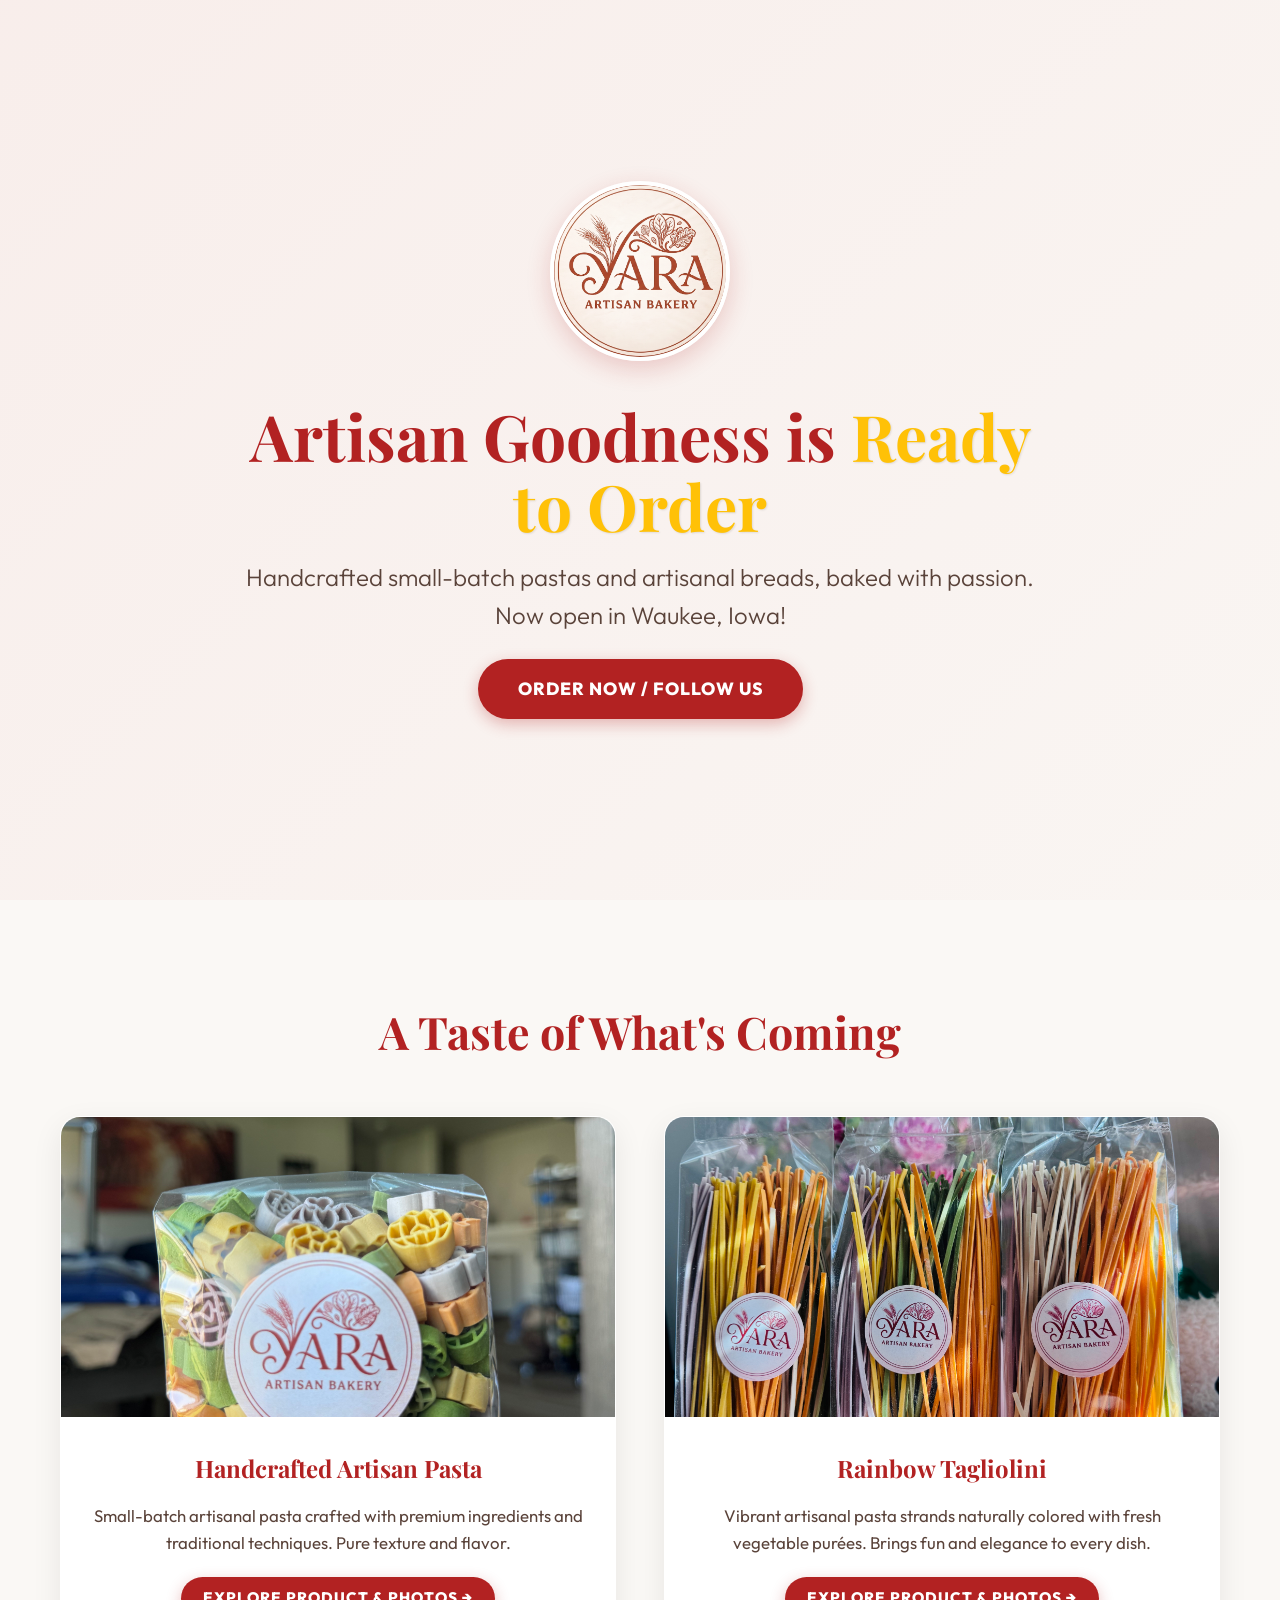
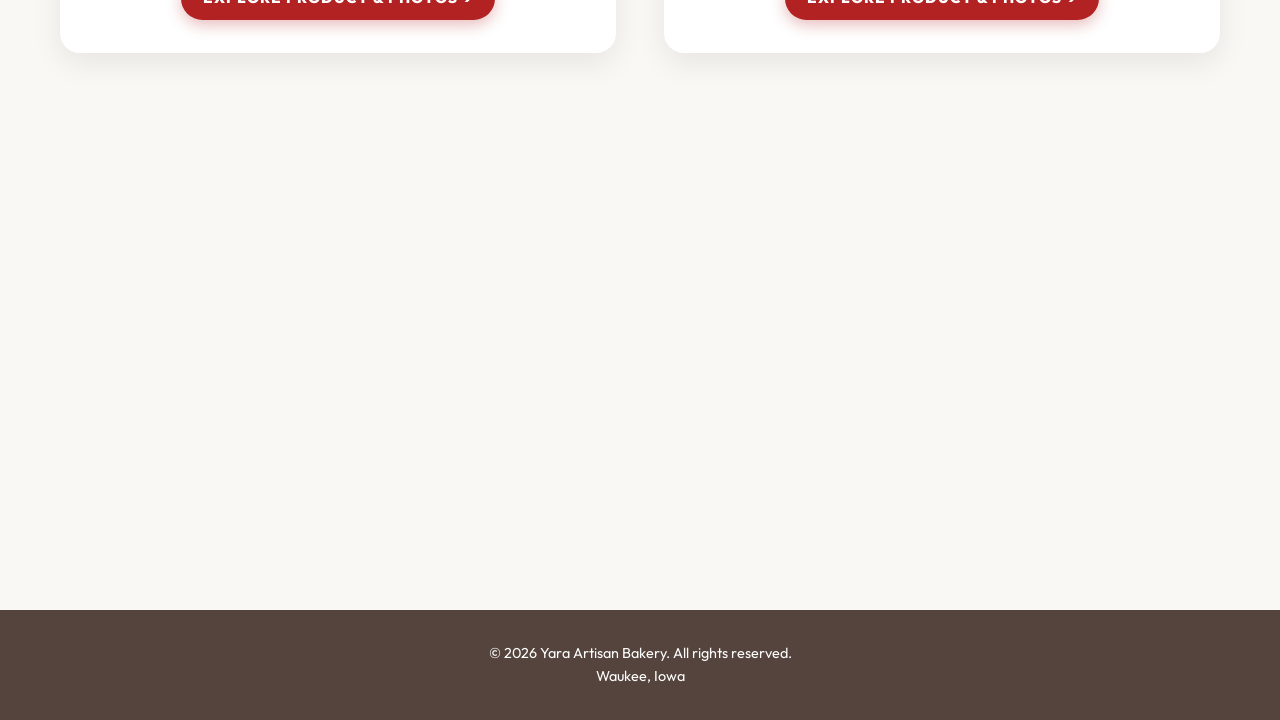
<file: index.html>
<!DOCTYPE html>
<html lang="en">
<head>
    <meta charset="UTF-8">
    <meta name="viewport" content="width=device-width, initial-scale=1.0">
    <title>Yara Artisan Bakery - Coming Soon</title>
    <!-- Google Fonts -->
    <link rel="preconnect" href="https://fonts.googleapis.com">
    <link rel="preconnect" href="https://fonts.gstatic.com" crossorigin>
    <link href="https://fonts.googleapis.com/css2?family=Outfit:wght@300;400;600;800&family=Playfair+Display:ital,wght@0,400;0,600;0,700;1,400&display=swap" rel="stylesheet">
    <link rel="stylesheet" href="style.css">
</head>
<body>
    <!-- Hero Section -->
    <section class="hero" id="hero">
        <div class="hero-bg-overlay"></div>
        <div class="hero-content fade-in-up">
            <div class="logo-container">
                <img src="images/logo.jpeg" alt="Yara Artisan Bakery Logo" class="logo">
            </div>
            <h1 class="hero-title">Artisan Goodness is <span class="highlight">Ready to Order</span></h1>
            <p class="hero-subtitle">Handcrafted small-batch pastas and artisanal breads, baked with passion. Now open in Waukee, Iowa!</p>
            <a href="#follow-us" class="wish-button" style="margin-top: 1.5rem; display: inline-block;">Order Now / Follow Us</a>
        </div>
    </section>


    <!-- Product Showcase -->
    <section class="showcase-section fade-in-up scroll-element" id="products">
        <div class="container">
            <h2 class="section-title">A Taste of What's Coming</h2>
            <div class="product-grid">
                <!-- Product 1: Pasta -->
                <div class="product-card" onclick="window.location.href='product-pasta.html'">
                    <div class="card-img-wrapper">
                        <img src="images/products/Pasta/Pasta1.jpg" alt="Handcrafted Artisan Pasta" class="product-img">
                    </div>
                    <div class="card-content">
                        <h3 class="product-title">Handcrafted Artisan Pasta</h3>
                        <p class="product-desc">Small-batch artisanal pasta crafted with premium ingredients and traditional techniques. Pure texture and flavor.</p>
                        <div style="margin-top: 1.25rem;">
                            <a href="product-pasta.html" class="wish-button" style="display: inline-block; padding: 0.6rem 1.4rem; font-size: 0.95rem;">Explore Product & Photos &rarr;</a>
                        </div>
                    </div>
                </div>
                <!-- Product 2: Tagliolini -->
                <div class="product-card" onclick="window.location.href='product-tagliolini.html'">
                    <div class="card-img-wrapper">
                        <img src="images/products/Tagliolini/RainbowTaglioli.jpg" alt="Rainbow Tagliolini" class="product-img">
                    </div>
                    <div class="card-content">
                        <h3 class="product-title">Rainbow Tagliolini</h3>
                        <p class="product-desc">Vibrant artisanal pasta strands naturally colored with fresh vegetable purées. Brings fun and elegance to every dish.</p>
                        <div style="margin-top: 1.25rem;">
                            <a href="product-tagliolini.html" class="wish-button" style="display: inline-block; padding: 0.6rem 1.4rem; font-size: 0.95rem;">Explore Product & Photos &rarr;</a>
                        </div>
                    </div>
                </div>
            </div>
        </div>
    </section>



    <!-- Follow Us Section -->
    <section class="follow-section fade-in-up scroll-element" id="follow-us">
        <div class="container">
            <h2 class="section-title">Follow Us</h2>
            <div class="qr-grid" style="display: flex; gap: 2rem; justify-content: center; flex-wrap: wrap; margin-top: 2rem;">
                <div class="qr-card" style="text-align: center;">
                    <img src="images/qr-code-facebook-page.png" alt="Facebook Page" style="max-width: 200px; border-radius: 8px;">
                    <p style="margin-top: 1rem; font-weight: 600;">Facebook</p>
                </div>
                <div class="qr-card" style="text-align: center;">
                    <img src="images/qr-code-youtube.png" alt="YouTube" style="max-width: 200px; border-radius: 8px;">
                    <p style="margin-top: 1rem; font-weight: 600;">YouTube</p>
                </div>
                <div class="qr-card" style="text-align: center;">
                    <img src="images/qr-code-cooking-instruction.png" alt="Cooking Instructions" style="max-width: 200px; border-radius: 8px;">
                    <p style="margin-top: 1rem; font-weight: 600;">Cooking Instructions</p>
                </div>
            </div>
            
            <div class="nav-links" style="margin-top: 4rem; text-align: center; display: flex; gap: 1.5rem; justify-content: center; flex-wrap: wrap;">
                <a href="product-pasta.html" style="color: #d4a373; text-decoration: none; font-weight: 600; border: 1px solid #d4a373; padding: 0.5rem 1rem; border-radius: 4px;">Artisan Pasta</a>
                <a href="product-tagliolini.html" style="color: #d4a373; text-decoration: none; font-weight: 600; border: 1px solid #d4a373; padding: 0.5rem 1rem; border-radius: 4px;">Rainbow Tagliolini</a>
                <a href="license.html" style="color: #d4a373; text-decoration: none; font-weight: 600; border: 1px solid #d4a373; padding: 0.5rem 1rem; border-radius: 4px;">View License</a>
                <a href="processing-video.html" style="color: #d4a373; text-decoration: none; font-weight: 600; border: 1px solid #d4a373; padding: 0.5rem 1rem; border-radius: 4px;">Processing Video</a>
                <a href="cooking-instruction.html" style="color: #d4a373; text-decoration: none; font-weight: 600; border: 1px solid #d4a373; padding: 0.5rem 1rem; border-radius: 4px;">Cooking Instructions</a>
            </div>
        </div>
    </section>

    <!-- Footer -->
    <footer class="footer">
        <div class="container">
            <p>&copy; <span id="year"></span> Yara Artisan Bakery. All rights reserved.</p>
            <p>Waukee, Iowa</p>
        </div>
    </footer>

    <script src="script.js"></script>
</body>
</html>
</file>
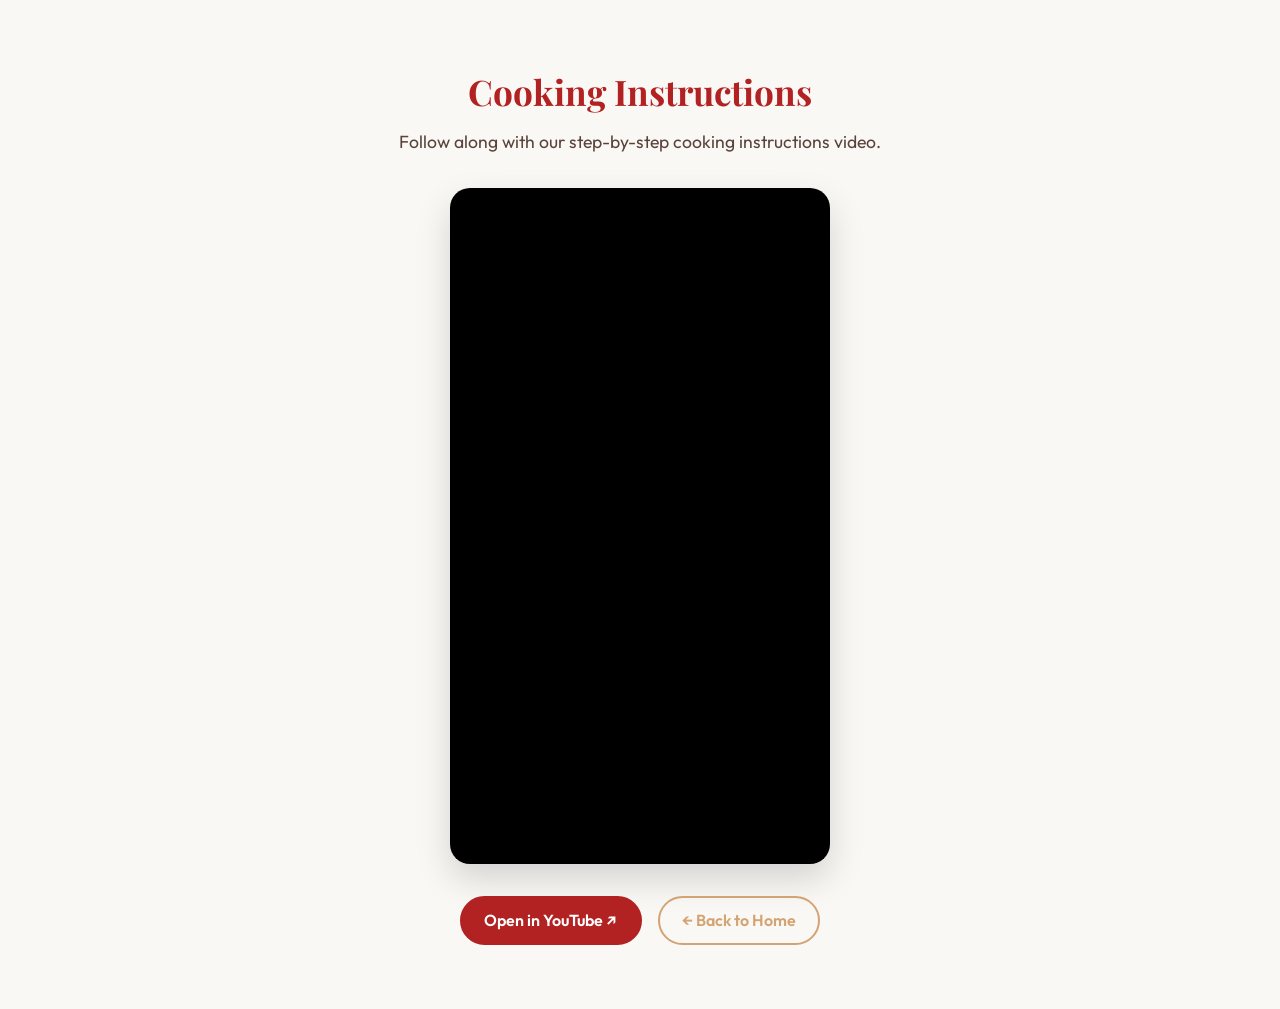
<file: cooking-instruction.html>
<!DOCTYPE html>
<html lang="en">
<head>
    <meta charset="UTF-8">
    <meta name="viewport" content="width=device-width, initial-scale=1.0">
    <title>Yara Artisan Bakery - Cooking Instructions</title>
    <link href="https://fonts.googleapis.com/css2?family=Outfit:wght@300;400;600;800&family=Playfair+Display:ital,wght@0,400;0,600;0,700;1,400&display=swap" rel="stylesheet">
    <link rel="stylesheet" href="style.css">
    <style>
        .page-content {
            text-align: center;
            padding: 4rem 1.5rem;
            max-width: 800px;
            margin: 0 auto;
        }
        .page-content h1 {
            font-size: 2.2rem;
            margin-bottom: 0.5rem;
        }
        .page-content p {
            color: var(--color-text-light);
            margin-bottom: 2rem;
            font-size: 1.1rem;
        }
        .video-container {
            max-width: 380px;
            width: 100%;
            aspect-ratio: 9 / 16;
            margin: 0 auto 2rem;
            border-radius: 20px;
            overflow: hidden;
            box-shadow: 0 15px 35px rgba(0,0,0,0.15);
            background: #000;
        }
        .video-container iframe {
            width: 100%;
            height: 100%;
            border: none;
            display: block;
        }
        .button-group {
            display: flex;
            gap: 1rem;
            justify-content: center;
            flex-wrap: wrap;
            margin-top: 1.5rem;
        }
        .nav-btn {
            display: inline-block;
            text-decoration: none;
            color: #d4a373;
            font-weight: 600;
            border: 2px solid #d4a373;
            padding: 0.6rem 1.4rem;
            border-radius: 30px;
            transition: all 0.3s;
        }
        .nav-btn:hover {
            background: #d4a373;
            color: #fff;
        }
        .nav-btn.primary {
            background: var(--color-red-dark);
            border-color: var(--color-red-dark);
            color: #fff;
        }
        .nav-btn.primary:hover {
            background: var(--color-red);
            border-color: var(--color-red);
        }
    </style>
</head>
<body>
    <div class="page-content">
        <h1>Cooking Instructions</h1>
        <p>Follow along with our step-by-step cooking instructions video.</p>
        
        <div class="video-container">
            <iframe 
                src="https://www.youtube.com/embed/GZvg3yGUG6c" 
                title="Yara Artisan Bakery - Cooking Instructions" 
                allow="accelerometer; autoplay; clipboard-write; encrypted-media; gyroscope; picture-in-picture; web-share" 
                allowfullscreen>
            </iframe>
        </div>

        <div class="button-group">
            <a href="https://youtube.com/shorts/GZvg3yGUG6c" target="_blank" rel="noopener noreferrer" class="nav-btn primary">Open in YouTube &#8599;</a>
            <a href="index.html" class="nav-btn">&larr; Back to Home</a>
        </div>
    </div>
</body>
</html>
</file>
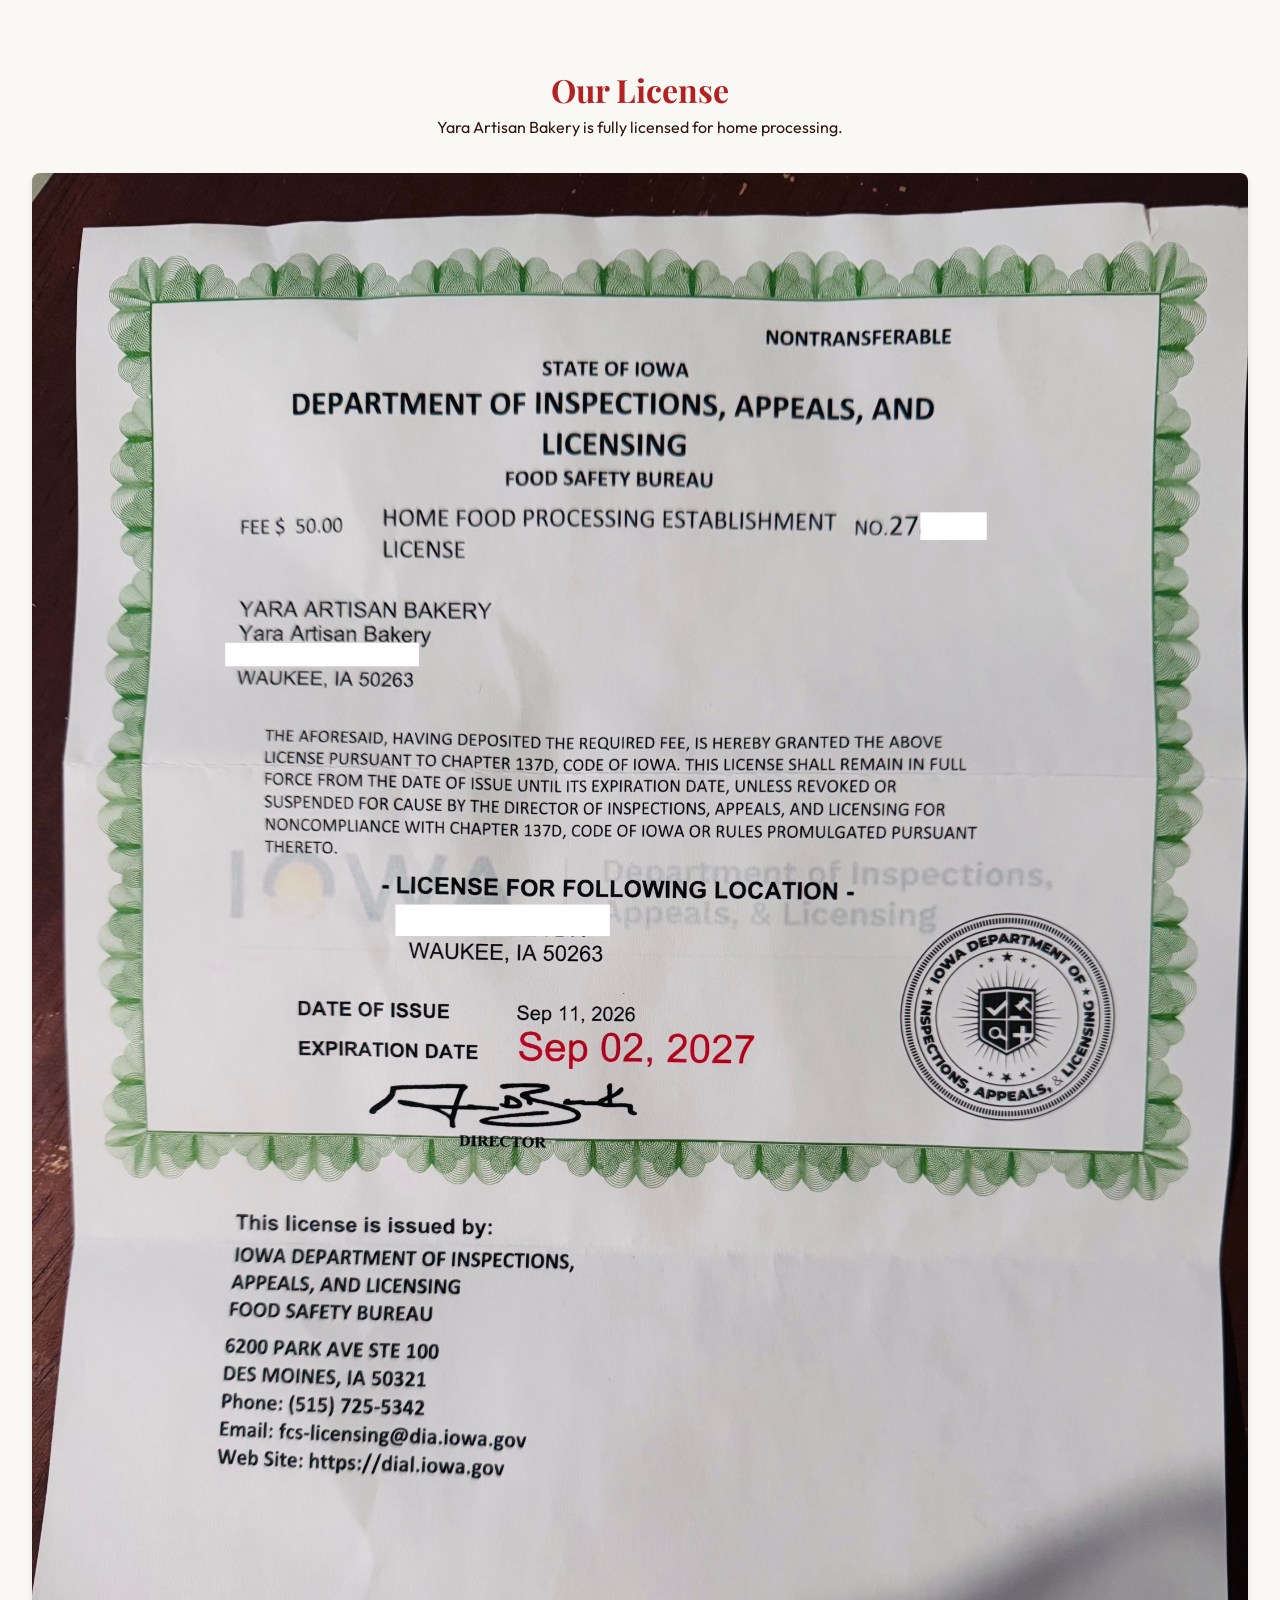
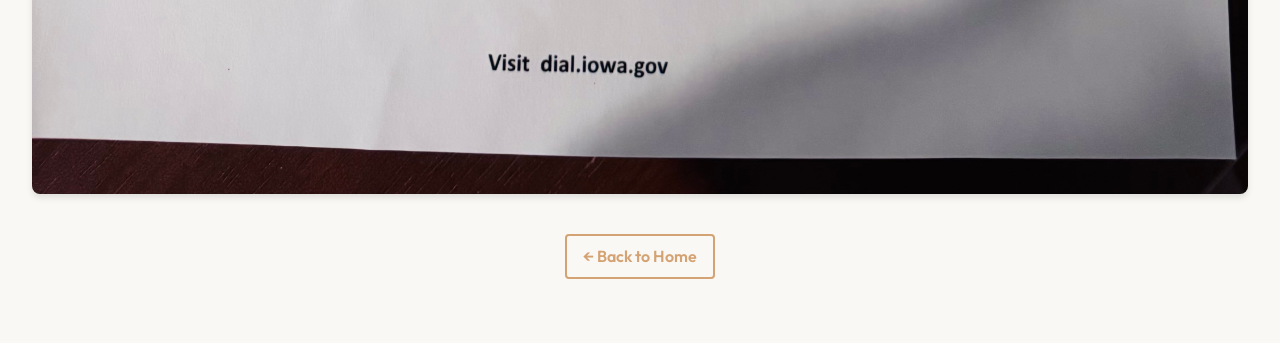
<file: license.html>
<!DOCTYPE html>
<html lang="en">
<head>
    <meta charset="UTF-8">
    <meta name="viewport" content="width=device-width, initial-scale=1.0">
    <title>Yara Artisan Bakery - License</title>
    <link href="https://fonts.googleapis.com/css2?family=Outfit:wght@300;400;600;800&family=Playfair+Display:ital,wght@0,400;0,600;0,700;1,400&display=swap" rel="stylesheet">
    <link rel="stylesheet" href="style.css">
    <style>
        .page-content { text-align: center; padding: 4rem 2rem; }
        .page-content img { max-width: 100%; height: auto; margin-top: 2rem; border-radius: 8px; box-shadow: 0 4px 6px rgba(0,0,0,0.1); }
        .nav-back { display: inline-block; margin-top: 2rem; text-decoration: none; color: #d4a373; font-weight: 600; border: 2px solid #d4a373; padding: 0.5rem 1rem; border-radius: 4px; transition: all 0.3s; }
        .nav-back:hover { background: #d4a373; color: #fff; }
    </style>
</head>
<body>
    <div class="page-content">
        <h1>Our License</h1>
        <p>Yara Artisan Bakery is fully licensed for home processing.</p>
        <img src="images/License/License_home_process.jpg" alt="Home Process License">
        <br>
        <a href="index.html" class="nav-back">&larr; Back to Home</a>
    </div>
</body>
</html>
</file>
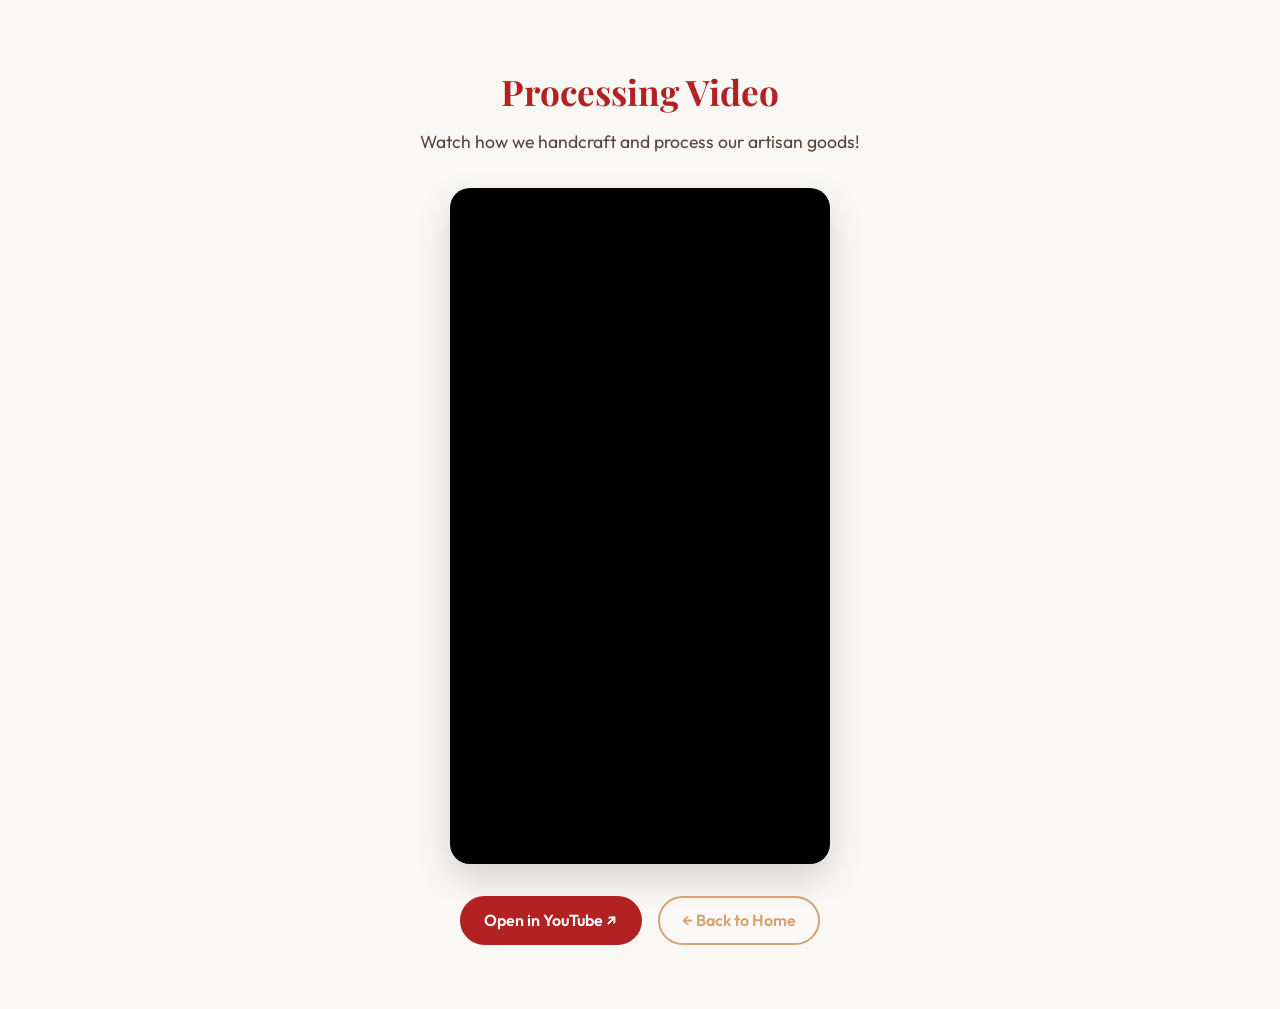
<file: processing-video.html>
<!DOCTYPE html>
<html lang="en">
<head>
    <meta charset="UTF-8">
    <meta name="viewport" content="width=device-width, initial-scale=1.0">
    <title>Yara Artisan Bakery - Processing Video</title>
    <link href="https://fonts.googleapis.com/css2?family=Outfit:wght@300;400;600;800&family=Playfair+Display:ital,wght@0,400;0,600;0,700;1,400&display=swap" rel="stylesheet">
    <link rel="stylesheet" href="style.css">
    <style>
        .page-content {
            text-align: center;
            padding: 4rem 1.5rem;
            max-width: 800px;
            margin: 0 auto;
        }
        .page-content h1 {
            font-size: 2.2rem;
            margin-bottom: 0.5rem;
        }
        .page-content p {
            color: var(--color-text-light);
            margin-bottom: 2rem;
            font-size: 1.1rem;
        }
        .video-container {
            max-width: 380px;
            width: 100%;
            aspect-ratio: 9 / 16;
            margin: 0 auto 2rem;
            border-radius: 20px;
            overflow: hidden;
            box-shadow: 0 15px 35px rgba(0,0,0,0.15);
            background: #000;
        }
        .video-container iframe {
            width: 100%;
            height: 100%;
            border: none;
            display: block;
        }
        .button-group {
            display: flex;
            gap: 1rem;
            justify-content: center;
            flex-wrap: wrap;
            margin-top: 1.5rem;
        }
        .nav-btn {
            display: inline-block;
            text-decoration: none;
            color: #d4a373;
            font-weight: 600;
            border: 2px solid #d4a373;
            padding: 0.6rem 1.4rem;
            border-radius: 30px;
            transition: all 0.3s;
        }
        .nav-btn:hover {
            background: #d4a373;
            color: #fff;
        }
        .nav-btn.primary {
            background: var(--color-red-dark);
            border-color: var(--color-red-dark);
            color: #fff;
        }
        .nav-btn.primary:hover {
            background: var(--color-red);
            border-color: var(--color-red);
        }
    </style>
</head>
<body>
    <div class="page-content">
        <h1>Processing Video</h1>
        <p>Watch how we handcraft and process our artisan goods!</p>
        
        <div class="video-container">
            <iframe 
                src="https://www.youtube.com/embed/A6iQEqGkUHM" 
                title="Yara Artisan Bakery - Processing Video" 
                allow="accelerometer; autoplay; clipboard-write; encrypted-media; gyroscope; picture-in-picture; web-share" 
                allowfullscreen>
            </iframe>
        </div>

        <div class="button-group">
            <a href="https://youtube.com/shorts/A6iQEqGkUHM" target="_blank" rel="noopener noreferrer" class="nav-btn primary">Open in YouTube &#8599;</a>
            <a href="index.html" class="nav-btn">&larr; Back to Home</a>
        </div>
    </div>
</body>
</html>
</file>
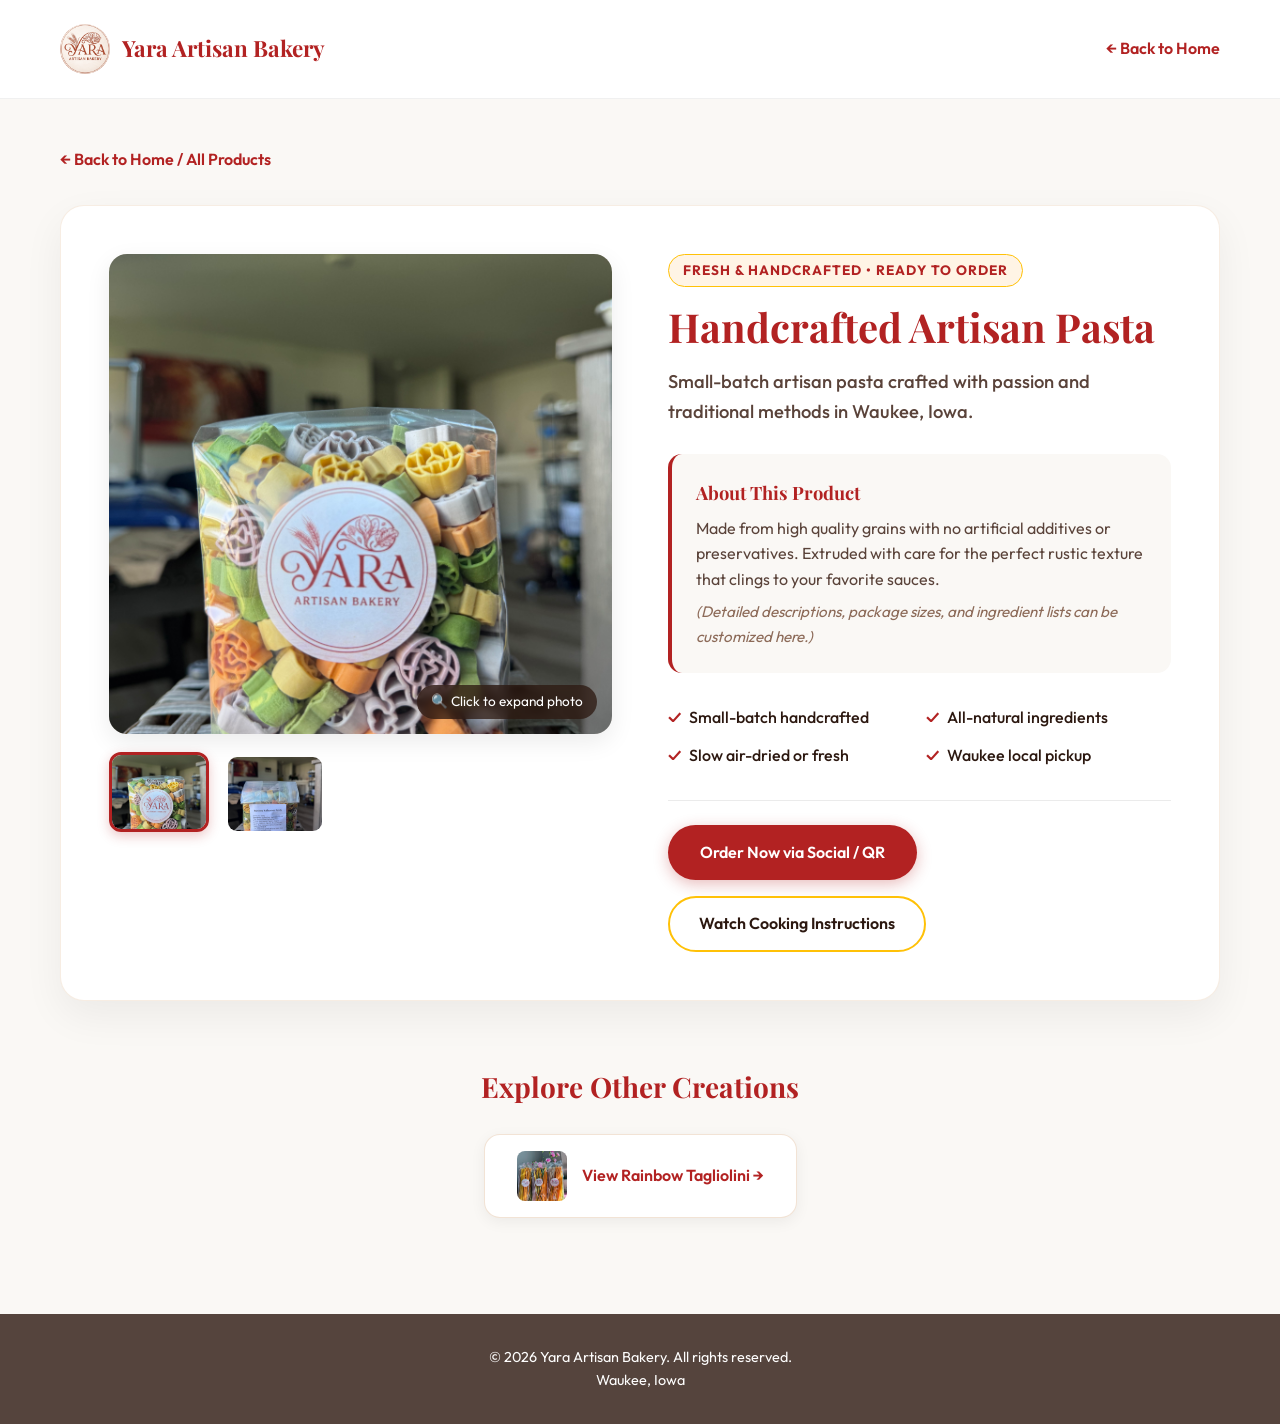
<file: product-pasta.html>
<!DOCTYPE html>
<html lang="en">
<head>
    <meta charset="UTF-8">
    <meta name="viewport" content="width=device-width, initial-scale=1.0">
    <title>Handcrafted Artisan Pasta - Yara Artisan Bakery</title>
    <!-- Google Fonts -->
    <link rel="preconnect" href="https://fonts.googleapis.com">
    <link rel="preconnect" href="https://fonts.gstatic.com" crossorigin>
    <link href="https://fonts.googleapis.com/css2?family=Outfit:wght@300;400;500;600;700;800&family=Playfair+Display:ital,wght@0,400;0,600;0,700;1,400&display=swap" rel="stylesheet">
    <link rel="stylesheet" href="style.css">
    <style>
        .product-page {
            padding: 3rem 0 6rem;
            min-height: 80vh;
        }

        .back-nav {
            margin-bottom: 2rem;
            display: inline-flex;
            align-items: center;
            gap: 0.5rem;
            font-weight: 600;
            color: var(--color-red-dark);
            transition: transform var(--transition-fast);
        }

        .back-nav:hover {
            transform: translateX(-4px);
            color: var(--color-red);
        }

        .product-detail-grid {
            display: grid;
            grid-template-columns: 1fr 1fr;
            gap: 3.5rem;
            align-items: start;
            background: var(--color-white);
            padding: 3rem;
            border-radius: 24px;
            box-shadow: 0 15px 40px rgba(0,0,0,0.06);
            border: 1px solid rgba(212, 163, 115, 0.2);
        }

        /* Gallery Styles */
        .gallery-container {
            display: flex;
            flex-direction: column;
            gap: 1.25rem;
        }

        .main-image-frame {
            position: relative;
            width: 100%;
            height: 480px;
            border-radius: 18px;
            overflow: hidden;
            background: #f4efe9;
            cursor: zoom-in;
            box-shadow: 0 8px 24px rgba(0,0,0,0.08);
        }

        .main-image-frame img {
            width: 100%;
            height: 100%;
            object-fit: cover;
            transition: transform 0.4s ease;
        }

        .main-image-frame:hover img {
            transform: scale(1.04);
        }

        .zoom-hint {
            position: absolute;
            bottom: 15px;
            right: 15px;
            background: rgba(44, 24, 16, 0.75);
            color: #fff;
            padding: 6px 14px;
            border-radius: 20px;
            font-size: 0.85rem;
            display: flex;
            align-items: center;
            gap: 6px;
            pointer-events: none;
            backdrop-filter: blur(4px);
        }

        .thumbnail-strip {
            display: flex;
            gap: 1rem;
        }

        .thumbnail-btn {
            border: 3px solid transparent;
            border-radius: 12px;
            overflow: hidden;
            width: 100px;
            height: 80px;
            cursor: pointer;
            padding: 0;
            background: none;
            transition: all var(--transition-fast);
        }

        .thumbnail-btn img {
            width: 100%;
            height: 100%;
            object-fit: cover;
            display: block;
        }

        .thumbnail-btn.active {
            border-color: var(--color-red-dark);
            box-shadow: 0 4px 12px rgba(178, 34, 34, 0.25);
            transform: translateY(-2px);
        }

        .thumbnail-btn:hover:not(.active) {
            opacity: 0.85;
            border-color: var(--color-gold);
        }

        /* Product Info Styles */
        .product-badge {
            display: inline-block;
            background: #FFF4E5;
            color: var(--color-red-dark);
            border: 1px solid var(--color-gold);
            padding: 5px 14px;
            border-radius: 20px;
            font-size: 0.85rem;
            font-weight: 700;
            text-transform: uppercase;
            letter-spacing: 1px;
            margin-bottom: 1rem;
        }

        .detail-title {
            font-size: 2.5rem;
            line-height: 1.2;
            margin-bottom: 1rem;
        }

        .detail-tagline {
            color: var(--color-text-light);
            font-size: 1.15rem;
            margin-bottom: 1.75rem;
            font-weight: 500;
        }

        .detail-content-box {
            background: var(--color-cream);
            padding: 1.5rem;
            border-radius: 14px;
            margin-bottom: 2rem;
            border-left: 4px solid var(--color-red-dark);
        }

        .detail-content-box h3 {
            font-size: 1.15rem;
            margin-bottom: 0.5rem;
        }

        .detail-content-box p {
            color: var(--color-text-light);
            line-height: 1.6;
            margin-bottom: 0.5rem;
        }

        .detail-content-box p:last-child {
            margin-bottom: 0;
        }

        .feature-list {
            list-style: none;
            display: grid;
            grid-template-columns: 1fr 1fr;
            gap: 0.75rem;
            margin-bottom: 2rem;
        }

        .feature-list li {
            display: flex;
            align-items: center;
            gap: 0.5rem;
            color: var(--color-text);
            font-weight: 500;
        }

        .feature-list li::before {
            content: "✓";
            color: var(--color-red-dark);
            font-weight: bold;
        }

        .action-group {
            display: flex;
            flex-wrap: wrap;
            gap: 1rem;
            align-items: center;
            margin-top: 2rem;
            padding-top: 1.5rem;
            border-top: 1px solid rgba(0,0,0,0.08);
        }

        .btn-primary {
            background: var(--color-red-dark);
            color: #fff;
            padding: 0.9rem 2rem;
            border-radius: 30px;
            font-weight: 600;
            display: inline-block;
            transition: all var(--transition-fast);
            box-shadow: 0 4px 15px rgba(178, 34, 34, 0.3);
        }

        .btn-primary:hover {
            background: var(--color-red);
            transform: translateY(-2px);
            box-shadow: 0 6px 20px rgba(178, 34, 34, 0.4);
            color: #fff;
        }

        .btn-secondary {
            border: 2px solid var(--color-gold);
            color: var(--color-text);
            padding: 0.85rem 1.8rem;
            border-radius: 30px;
            font-weight: 600;
            display: inline-block;
            transition: all var(--transition-fast);
            background: #fff;
        }

        .btn-secondary:hover {
            background: var(--color-gold);
            color: var(--color-text);
        }

        /* Lightbox Modal */
        .lightbox-modal {
            display: none;
            position: fixed;
            top: 0;
            left: 0;
            width: 100vw;
            height: 100vh;
            background: rgba(0,0,0,0.9);
            z-index: 9999;
            justify-content: center;
            align-items: center;
            padding: 2rem;
            cursor: zoom-out;
        }

        .lightbox-modal.active {
            display: flex;
        }

        .lightbox-content {
            max-width: 90vw;
            max-height: 90vh;
            object-fit: contain;
            border-radius: 8px;
            box-shadow: 0 10px 40px rgba(0,0,0,0.5);
            animation: zoomIn 0.25s ease;
        }

        .lightbox-close {
            position: absolute;
            top: 25px;
            right: 35px;
            color: #fff;
            font-size: 2.5rem;
            font-weight: 300;
            cursor: pointer;
            line-height: 1;
        }

        @keyframes zoomIn {
            from { transform: scale(0.9); opacity: 0; }
            to { transform: scale(1); opacity: 1; }
        }

        @media (max-width: 900px) {
            .product-detail-grid {
                grid-template-columns: 1fr;
                padding: 2rem;
                gap: 2rem;
            }
            .main-image-frame {
                height: 360px;
            }
            .feature-list {
                grid-template-columns: 1fr;
            }
        }
    </style>
</head>
<body>
    <header style="padding: 1.5rem 0; background: var(--color-white); border-bottom: 1px solid rgba(0,0,0,0.06);">
        <div class="container" style="display: flex; justify-content: space-between; align-items: center;">
            <a href="index.html" style="display: flex; align-items: center; gap: 12px;">
                <img src="images/logo.jpeg" alt="Yara Artisan Bakery Logo" style="height: 50px; border-radius: 50%;">
                <span style="font-family: var(--font-heading); font-size: 1.4rem; font-weight: 700; color: var(--color-red-dark);">Yara Artisan Bakery</span>
            </a>
            <a href="index.html" class="back-nav" style="margin-bottom: 0;">&larr; Back to Home</a>
        </div>
    </header>

    <main class="product-page">
        <div class="container">
            <a href="index.html" class="back-nav">&larr; Back to Home / All Products</a>

            <div class="product-detail-grid">
                <!-- Gallery Section -->
                <div class="gallery-container">
                    <div class="main-image-frame" id="mainImageFrame" title="Click to view full photo">
                        <img src="images/products/Pasta/Pasta1.jpg" id="currentImage" alt="Handcrafted Artisan Pasta">
                        <div class="zoom-hint">
                            🔍 Click to expand photo
                        </div>
                    </div>

                    <div class="thumbnail-strip">
                        <button class="thumbnail-btn active" onclick="switchImage('images/products/Pasta/Pasta1.jpg', this)">
                            <img src="images/products/Pasta/Pasta1.jpg" alt="Pasta Photo 1">
                        </button>
                        <button class="thumbnail-btn" onclick="switchImage('images/products/Pasta/Pasta2.jpg', this)">
                            <img src="images/products/Pasta/Pasta2.jpg" alt="Pasta Photo 2">
                        </button>
                    </div>
                </div>

                <!-- Product Info Section -->
                <div class="product-info-panel">
                    <span class="product-badge">Fresh & Handcrafted • Ready to Order</span>
                    <h1 class="detail-title">Handcrafted Artisan Pasta</h1>
                    <p class="detail-tagline">Small-batch artisan pasta crafted with passion and traditional methods in Waukee, Iowa.</p>

                    <div class="detail-content-box">
                        <h3>About This Product</h3>
                        <p>Made from high quality grains with no artificial additives or preservatives. Extruded with care for the perfect rustic texture that clings to your favorite sauces.</p>
                        <p style="font-style: italic; color: #8c6a58; margin-top: 0.5rem; font-size: 0.95rem;">(Detailed descriptions, package sizes, and ingredient lists can be customized here.)</p>
                    </div>

                    <ul class="feature-list">
                        <li>Small-batch handcrafted</li>
                        <li>All-natural ingredients</li>
                        <li>Slow air-dried or fresh</li>
                        <li>Waukee local pickup</li>
                    </ul>

                    <div class="action-group">
                        <a href="index.html#follow-us" class="btn-primary">Order Now via Social / QR</a>
                        <a href="cooking-instruction.html" class="btn-secondary">Watch Cooking Instructions</a>
                    </div>
                </div>
            </div>

            <!-- Other Products Recommendation -->
            <div style="margin-top: 4rem; text-align: center;">
                <h3 style="margin-bottom: 1.5rem; font-size: 1.75rem;">Explore Other Creations</h3>
                <a href="product-tagliolini.html" style="display: inline-flex; align-items: center; gap: 15px; background: #fff; padding: 1rem 2rem; border-radius: 16px; box-shadow: 0 4px 15px rgba(0,0,0,0.06); font-weight: 600; color: var(--color-red-dark); border: 1px solid rgba(212,163,115,0.3);">
                    <img src="images/products/Tagliolini/RainbowTaglioli.jpg" alt="Rainbow Tagliolini" style="width: 50px; height: 50px; object-fit: cover; border-radius: 8px;">
                    <span>View Rainbow Tagliolini &rarr;</span>
                </a>
            </div>
        </div>
    </main>

    <!-- Fullscreen Lightbox Modal -->
    <div class="lightbox-modal" id="lightboxModal" onclick="closeLightbox()">
        <span class="lightbox-close">&times;</span>
        <img src="images/products/Pasta/Pasta1.jpg" id="lightboxImg" class="lightbox-content" alt="Expanded Product Photo">
    </div>

    <!-- Footer -->
    <footer class="footer">
        <div class="container">
            <p>&copy; <span id="year"></span> Yara Artisan Bakery. All rights reserved.</p>
            <p>Waukee, Iowa</p>
        </div>
    </footer>

    <script>
        function switchImage(src, btn) {
            document.getElementById('currentImage').src = src;
            document.getElementById('lightboxImg').src = src;
            document.querySelectorAll('.thumbnail-btn').forEach(b => b.classList.remove('active'));
            btn.classList.add('active');
        }

        const mainFrame = document.getElementById('mainImageFrame');
        const modal = document.getElementById('lightboxModal');
        
        mainFrame.addEventListener('click', () => {
            modal.classList.add('active');
        });

        function closeLightbox() {
            modal.classList.remove('active');
        }

        document.addEventListener('keydown', (e) => {
            if (e.key === 'Escape') closeLightbox();
        });

        // Set current year
        const yearEl = document.getElementById('year');
        if (yearEl) yearEl.textContent = new Date().getFullYear();
    </script>
</body>
</html>
</file>
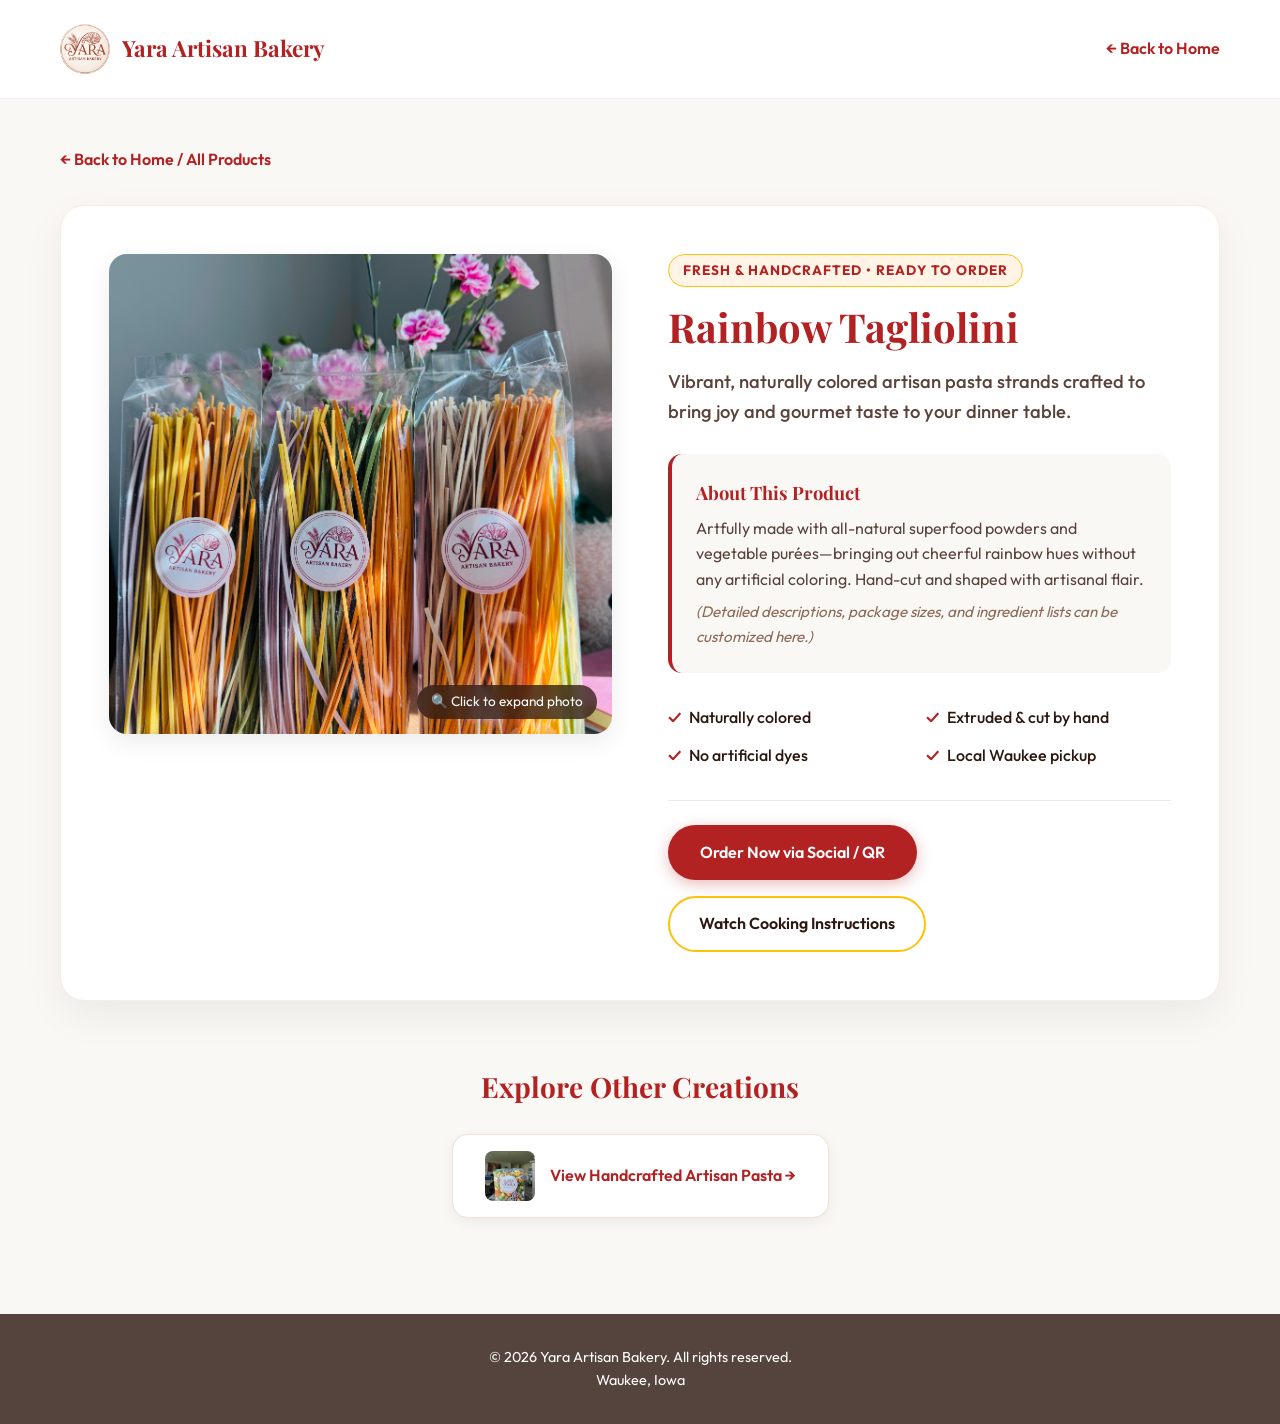
<file: product-tagliolini.html>
<!DOCTYPE html>
<html lang="en">
<head>
    <meta charset="UTF-8">
    <meta name="viewport" content="width=device-width, initial-scale=1.0">
    <title>Handcrafted Rainbow Tagliolini - Yara Artisan Bakery</title>
    <!-- Google Fonts -->
    <link rel="preconnect" href="https://fonts.googleapis.com">
    <link rel="preconnect" href="https://fonts.gstatic.com" crossorigin>
    <link href="https://fonts.googleapis.com/css2?family=Outfit:wght@300;400;500;600;700;800&family=Playfair+Display:ital,wght@0,400;0,600;0,700;1,400&display=swap" rel="stylesheet">
    <link rel="stylesheet" href="style.css">
    <style>
        .product-page {
            padding: 3rem 0 6rem;
            min-height: 80vh;
        }

        .back-nav {
            margin-bottom: 2rem;
            display: inline-flex;
            align-items: center;
            gap: 0.5rem;
            font-weight: 600;
            color: var(--color-red-dark);
            transition: transform var(--transition-fast);
        }

        .back-nav:hover {
            transform: translateX(-4px);
            color: var(--color-red);
        }

        .product-detail-grid {
            display: grid;
            grid-template-columns: 1fr 1fr;
            gap: 3.5rem;
            align-items: start;
            background: var(--color-white);
            padding: 3rem;
            border-radius: 24px;
            box-shadow: 0 15px 40px rgba(0,0,0,0.06);
            border: 1px solid rgba(212, 163, 115, 0.2);
        }

        /* Gallery Styles */
        .gallery-container {
            display: flex;
            flex-direction: column;
            gap: 1.25rem;
        }

        .main-image-frame {
            position: relative;
            width: 100%;
            height: 480px;
            border-radius: 18px;
            overflow: hidden;
            background: #f4efe9;
            cursor: zoom-in;
            box-shadow: 0 8px 24px rgba(0,0,0,0.08);
        }

        .main-image-frame img {
            width: 100%;
            height: 100%;
            object-fit: cover;
            transition: transform 0.4s ease;
        }

        .main-image-frame:hover img {
            transform: scale(1.04);
        }

        .zoom-hint {
            position: absolute;
            bottom: 15px;
            right: 15px;
            background: rgba(44, 24, 16, 0.75);
            color: #fff;
            padding: 6px 14px;
            border-radius: 20px;
            font-size: 0.85rem;
            display: flex;
            align-items: center;
            gap: 6px;
            pointer-events: none;
            backdrop-filter: blur(4px);
        }

        /* Product Info Styles */
        .product-badge {
            display: inline-block;
            background: #FFF4E5;
            color: var(--color-red-dark);
            border: 1px solid var(--color-gold);
            padding: 5px 14px;
            border-radius: 20px;
            font-size: 0.85rem;
            font-weight: 700;
            text-transform: uppercase;
            letter-spacing: 1px;
            margin-bottom: 1rem;
        }

        .detail-title {
            font-size: 2.5rem;
            line-height: 1.2;
            margin-bottom: 1rem;
        }

        .detail-tagline {
            color: var(--color-text-light);
            font-size: 1.15rem;
            margin-bottom: 1.75rem;
            font-weight: 500;
        }

        .detail-content-box {
            background: var(--color-cream);
            padding: 1.5rem;
            border-radius: 14px;
            margin-bottom: 2rem;
            border-left: 4px solid var(--color-red-dark);
        }

        .detail-content-box h3 {
            font-size: 1.15rem;
            margin-bottom: 0.5rem;
        }

        .detail-content-box p {
            color: var(--color-text-light);
            line-height: 1.6;
            margin-bottom: 0.5rem;
        }

        .detail-content-box p:last-child {
            margin-bottom: 0;
        }

        .feature-list {
            list-style: none;
            display: grid;
            grid-template-columns: 1fr 1fr;
            gap: 0.75rem;
            margin-bottom: 2rem;
        }

        .feature-list li {
            display: flex;
            align-items: center;
            gap: 0.5rem;
            color: var(--color-text);
            font-weight: 500;
        }

        .feature-list li::before {
            content: "✓";
            color: var(--color-red-dark);
            font-weight: bold;
        }

        .action-group {
            display: flex;
            flex-wrap: wrap;
            gap: 1rem;
            align-items: center;
            margin-top: 2rem;
            padding-top: 1.5rem;
            border-top: 1px solid rgba(0,0,0,0.08);
        }

        .btn-primary {
            background: var(--color-red-dark);
            color: #fff;
            padding: 0.9rem 2rem;
            border-radius: 30px;
            font-weight: 600;
            display: inline-block;
            transition: all var(--transition-fast);
            box-shadow: 0 4px 15px rgba(178, 34, 34, 0.3);
        }

        .btn-primary:hover {
            background: var(--color-red);
            transform: translateY(-2px);
            box-shadow: 0 6px 20px rgba(178, 34, 34, 0.4);
            color: #fff;
        }

        .btn-secondary {
            border: 2px solid var(--color-gold);
            color: var(--color-text);
            padding: 0.85rem 1.8rem;
            border-radius: 30px;
            font-weight: 600;
            display: inline-block;
            transition: all var(--transition-fast);
            background: #fff;
        }

        .btn-secondary:hover {
            background: var(--color-gold);
            color: var(--color-text);
        }

        /* Lightbox Modal */
        .lightbox-modal {
            display: none;
            position: fixed;
            top: 0;
            left: 0;
            width: 100vw;
            height: 100vh;
            background: rgba(0,0,0,0.9);
            z-index: 9999;
            justify-content: center;
            align-items: center;
            padding: 2rem;
            cursor: zoom-out;
        }

        .lightbox-modal.active {
            display: flex;
        }

        .lightbox-content {
            max-width: 90vw;
            max-height: 90vh;
            object-fit: contain;
            border-radius: 8px;
            box-shadow: 0 10px 40px rgba(0,0,0,0.5);
            animation: zoomIn 0.25s ease;
        }

        .lightbox-close {
            position: absolute;
            top: 25px;
            right: 35px;
            color: #fff;
            font-size: 2.5rem;
            font-weight: 300;
            cursor: pointer;
            line-height: 1;
        }

        @keyframes zoomIn {
            from { transform: scale(0.9); opacity: 0; }
            to { transform: scale(1); opacity: 1; }
        }

        @media (max-width: 900px) {
            .product-detail-grid {
                grid-template-columns: 1fr;
                padding: 2rem;
                gap: 2rem;
            }
            .main-image-frame {
                height: 360px;
            }
            .feature-list {
                grid-template-columns: 1fr;
            }
        }
    </style>
</head>
<body>
    <header style="padding: 1.5rem 0; background: var(--color-white); border-bottom: 1px solid rgba(0,0,0,0.06);">
        <div class="container" style="display: flex; justify-content: space-between; align-items: center;">
            <a href="index.html" style="display: flex; align-items: center; gap: 12px;">
                <img src="images/logo.jpeg" alt="Yara Artisan Bakery Logo" style="height: 50px; border-radius: 50%;">
                <span style="font-family: var(--font-heading); font-size: 1.4rem; font-weight: 700; color: var(--color-red-dark);">Yara Artisan Bakery</span>
            </a>
            <a href="index.html" class="back-nav" style="margin-bottom: 0;">&larr; Back to Home</a>
        </div>
    </header>

    <main class="product-page">
        <div class="container">
            <a href="index.html" class="back-nav">&larr; Back to Home / All Products</a>

            <div class="product-detail-grid">
                <!-- Gallery Section -->
                <div class="gallery-container">
                    <div class="main-image-frame" id="mainImageFrame" title="Click to view full photo">
                        <img src="images/products/Tagliolini/RainbowTaglioli.jpg" id="currentImage" alt="Rainbow Tagliolini">
                        <div class="zoom-hint">
                            🔍 Click to expand photo
                        </div>
                    </div>
                </div>

                <!-- Product Info Section -->
                <div class="product-info-panel">
                    <span class="product-badge">Fresh & Handcrafted • Ready to Order</span>
                    <h1 class="detail-title">Rainbow Tagliolini</h1>
                    <p class="detail-tagline">Vibrant, naturally colored artisan pasta strands crafted to bring joy and gourmet taste to your dinner table.</p>

                    <div class="detail-content-box">
                        <h3>About This Product</h3>
                        <p>Artfully made with all-natural superfood powders and vegetable purées—bringing out cheerful rainbow hues without any artificial coloring. Hand-cut and shaped with artisanal flair.</p>
                        <p style="font-style: italic; color: #8c6a58; margin-top: 0.5rem; font-size: 0.95rem;">(Detailed descriptions, package sizes, and ingredient lists can be customized here.)</p>
                    </div>

                    <ul class="feature-list">
                        <li>Naturally colored</li>
                        <li>Extruded & cut by hand</li>
                        <li>No artificial dyes</li>
                        <li>Local Waukee pickup</li>
                    </ul>

                    <div class="action-group">
                        <a href="index.html#follow-us" class="btn-primary">Order Now via Social / QR</a>
                        <a href="cooking-instruction.html" class="btn-secondary">Watch Cooking Instructions</a>
                    </div>
                </div>
            </div>

            <!-- Other Products Recommendation -->
            <div style="margin-top: 4rem; text-align: center;">
                <h3 style="margin-bottom: 1.5rem; font-size: 1.75rem;">Explore Other Creations</h3>
                <a href="product-pasta.html" style="display: inline-flex; align-items: center; gap: 15px; background: #fff; padding: 1rem 2rem; border-radius: 16px; box-shadow: 0 4px 15px rgba(0,0,0,0.06); font-weight: 600; color: var(--color-red-dark); border: 1px solid rgba(212,163,115,0.3);">
                    <img src="images/products/Pasta/Pasta1.jpg" alt="Artisan Pasta" style="width: 50px; height: 50px; object-fit: cover; border-radius: 8px;">
                    <span>View Handcrafted Artisan Pasta &rarr;</span>
                </a>
            </div>
        </div>
    </main>

    <!-- Fullscreen Lightbox Modal -->
    <div class="lightbox-modal" id="lightboxModal" onclick="closeLightbox()">
        <span class="lightbox-close">&times;</span>
        <img src="images/products/Tagliolini/RainbowTaglioli.jpg" id="lightboxImg" class="lightbox-content" alt="Expanded Product Photo">
    </div>

    <!-- Footer -->
    <footer class="footer">
        <div class="container">
            <p>&copy; <span id="year"></span> Yara Artisan Bakery. All rights reserved.</p>
            <p>Waukee, Iowa</p>
        </div>
    </footer>

    <script>
        const mainFrame = document.getElementById('mainImageFrame');
        const modal = document.getElementById('lightboxModal');
        
        mainFrame.addEventListener('click', () => {
            modal.classList.add('active');
        });

        function closeLightbox() {
            modal.classList.remove('active');
        }

        document.addEventListener('keydown', (e) => {
            if (e.key === 'Escape') closeLightbox();
        });

        // Set current year
        const yearEl = document.getElementById('year');
        if (yearEl) yearEl.textContent = new Date().getFullYear();
    </script>
</body>
</html>
</file>
<file: style.css>
/* --- CSS Variables --- */
:root {
    --color-red: #D32F2F;
    --color-red-dark: #B22222;
    --color-gold: #FFC107;
    --color-gold-light: #FFDF00;
    --color-cream: #FAF8F5;
    --color-text: #2C1810;
    --color-text-light: #5A433A;
    --color-white: #FFFFFF;
    
    --font-heading: 'Playfair Display', serif;
    --font-body: 'Outfit', sans-serif;
    
    --transition-fast: 0.3s ease;
    --transition-slow: 0.6s cubic-bezier(0.25, 0.8, 0.25, 1);
}

/* --- Base & Reset --- */
* {
    box-sizing: border-box;
    margin: 0;
    padding: 0;
}

body {
    font-family: var(--font-body);
    background-color: var(--color-cream);
    color: var(--color-text);
    line-height: 1.6;
    overflow-x: hidden;
}

h1, h2, h3, h4, h5, h6 {
    font-family: var(--font-heading);
    color: var(--color-red-dark);
}

a {
    text-decoration: none;
    color: inherit;
}

.container {
    max-width: 1200px;
    margin: 0 auto;
    padding: 0 20px;
}

/* --- Hero Section --- */
.hero {
    position: relative;
    min-height: 100vh;
    display: flex;
    align-items: center;
    justify-content: center;
    text-align: center;
    overflow: hidden;
    padding: 20px;
}

.hero-bg-overlay {
    position: absolute;
    top: 0; left: 0; width: 100%; height: 100%;
    /* Slow-moving gradient background */
    background: linear-gradient(-45deg, rgba(178, 34, 34, 0.1), rgba(255, 193, 7, 0.1), rgba(250, 248, 245, 0.5), rgba(211, 47, 47, 0.05));
    background-size: 400% 400%;
    animation: gradientBG 15s ease infinite;
    z-index: -1;
}

@keyframes gradientBG {
    0% { background-position: 0% 50%; }
    50% { background-position: 100% 50%; }
    100% { background-position: 0% 50%; }
}

.hero-content {
    max-width: 800px;
    z-index: 1;
}

.logo-container {
    margin-bottom: 2rem;
}

.logo {
    width: 180px;
    height: 180px;
    border-radius: 50%;
    object-fit: cover;
    box-shadow: 0 8px 25px rgba(178, 34, 34, 0.2);
    border: 4px solid var(--color-white);
    transition: transform var(--transition-slow);
}

.logo:hover {
    transform: scale(1.05) rotate(2deg);
}

.hero-title {
    font-size: clamp(3rem, 5vw, 4.5rem);
    line-height: 1.1;
    margin-bottom: 1rem;
}

.hero-title .highlight {
    color: var(--color-gold);
    text-shadow: 1px 1px 2px rgba(0,0,0,0.1);
}

.hero-subtitle {
    font-size: clamp(1.2rem, 2vw, 1.5rem);
    color: var(--color-text-light);
    font-weight: 300;
}

/* --- Countdown Section --- */
.countdown-section {
    padding: 5rem 0;
    background-color: var(--color-white);
    text-align: center;
    border-top: 1px solid rgba(211, 47, 47, 0.1);
    border-bottom: 1px solid rgba(211, 47, 47, 0.1);
}

.section-title {
    font-size: clamp(2rem, 4vw, 2.8rem);
    margin-bottom: 2rem;
    text-align: center;
}

.countdown-timer {
    display: flex;
    justify-content: center;
    align-items: center;
    gap: 15px;
    flex-wrap: wrap;
}

.time-box {
    background: var(--color-cream);
    border: 2px solid var(--color-gold);
    border-radius: 12px;
    padding: 1.5rem 1rem;
    min-width: 100px;
    box-shadow: 0 10px 20px rgba(0,0,0,0.05);
    display: flex;
    flex-direction: column;
    align-items: center;
    position: relative;
    overflow: hidden;
}

.time-box::after {
    content: '';
    position: absolute;
    top: 0; left: 0; width: 100%; height: 50%;
    background: rgba(255,255,255,0.4);
    z-index: 1;
}

.time-value {
    font-size: 2.5rem;
    font-weight: 800;
    color: var(--color-red-dark);
    font-family: var(--font-body);
    line-height: 1;
    z-index: 2;
    position: relative;
}

.time-label {
    font-size: 0.9rem;
    text-transform: uppercase;
    letter-spacing: 2px;
    color: var(--color-text-light);
    margin-top: 0.5rem;
    font-weight: 600;
    z-index: 2;
    position: relative;
}

.time-separator {
    font-size: 3rem;
    color: var(--color-gold);
    font-family: var(--font-heading);
    font-weight: bold;
    padding-bottom: 1rem;
}

/* --- Product Showcase --- */
.showcase-section {
    padding: 6rem 0;
}

.product-grid {
    display: grid;
    grid-template-columns: repeat(auto-fit, minmax(320px, 1fr));
    gap: 3rem;
    margin-top: 3rem;
}

.product-card {
    background: var(--color-white);
    border-radius: 20px;
    overflow: hidden;
    box-shadow: 0 10px 30px rgba(0,0,0,0.08);
    transition: all var(--transition-slow);
    cursor: pointer;
    border: 1px solid transparent;
}

.product-card:hover {
    transform: translateY(-12px);
    box-shadow: 0 20px 40px rgba(211, 47, 47, 0.15);
    border-color: rgba(255, 193, 7, 0.3);
}

.card-img-wrapper {
    overflow: hidden;
    height: 300px;
    position: relative;
}

.product-img {
    width: 100%;
    height: 100%;
    object-fit: cover;
    transition: transform var(--transition-slow);
}

.product-card:hover .product-img {
    transform: scale(1.08);
}

.card-content {
    padding: 2rem;
    text-align: center;
}

.product-title {
    font-size: 1.5rem;
    margin-bottom: 1rem;
}

.product-desc {
    color: var(--color-text-light);
    font-size: 1.05rem;
}

/* --- Wish Section --- */
.wish-section {
    padding: 5rem 0;
    background-color: var(--color-cream);
    text-align: center;
}

.wish-container {
    max-width: 800px;
    background: var(--color-white);
    padding: 3rem;
    border-radius: 20px;
    box-shadow: 0 10px 30px rgba(0,0,0,0.05);
    border: 2px dashed var(--color-gold);
}

.wish-desc {
    font-size: 1.15rem;
    color: var(--color-text-light);
    margin-bottom: 2rem;
}

.wish-button {
    display: inline-block;
    background-color: var(--color-red-dark);
    color: var(--color-white);
    padding: 1rem 2.5rem;
    border-radius: 50px;
    font-weight: 800;
    font-size: 1.1rem;
    text-transform: uppercase;
    letter-spacing: 1px;
    transition: all var(--transition-fast);
    box-shadow: 0 5px 15px rgba(178, 34, 34, 0.3);
}

.wish-button:hover {
    background-color: var(--color-red);
    transform: translateY(-3px);
    box-shadow: 0 8px 20px rgba(178, 34, 34, 0.4);
}

/* --- Waitlist Section --- */
.waitlist-section {
    padding: 6rem 0;
    background: linear-gradient(135deg, var(--color-red-dark) 0%, var(--color-red) 100%);
    color: var(--color-white);
    text-align: center;
}

.waitlist-title {
    color: var(--color-white);
}

.waitlist-desc {
    font-size: 1.2rem;
    max-width: 600px;
    margin: 0 auto 2.5rem auto;
    opacity: 0.9;
}

.waitlist-form {
    display: flex;
    max-width: 600px;
    margin: 0 auto;
    gap: 10px;
    flex-wrap: wrap;
    justify-content: center;
}

.email-input {
    flex: 1;
    min-width: 250px;
    padding: 1rem 1.5rem;
    border-radius: 50px;
    border: none;
    font-size: 1rem;
    font-family: var(--font-body);
    box-shadow: 0 5px 15px rgba(0,0,0,0.1);
    outline: none;
    transition: box-shadow var(--transition-fast);
}

.email-input:focus {
    box-shadow: 0 0 0 4px rgba(255, 193, 7, 0.5);
}

.cta-button {
    background-color: var(--color-gold);
    color: var(--color-text);
    border: none;
    padding: 1rem 2rem;
    border-radius: 50px;
    font-size: 1.05rem;
    font-weight: 800;
    font-family: var(--font-body);
    cursor: pointer;
    box-shadow: 0 5px 15px rgba(0,0,0,0.2);
    transition: all var(--transition-fast);
}

.cta-button:hover {
    background-color: var(--color-gold-light);
    transform: translateY(-3px);
    box-shadow: 0 8px 20px rgba(0,0,0,0.3);
}

.form-message {
    margin-top: 1.5rem;
    font-weight: 600;
    font-size: 1.1rem;
    padding: 1rem;
    border-radius: 8px;
    background-color: rgba(255,255,255,0.1);
    backdrop-filter: blur(5px);
    transition: opacity var(--transition-fast);
}

.form-message.hidden {
    opacity: 0;
    pointer-events: none;
    position: absolute;
}

/* --- Footer --- */
.footer {
    background-color: var(--color-text);
    color: var(--color-white);
    padding: 2rem 0;
    text-align: center;
    font-size: 0.9rem;
    opacity: 0.8;
}

/* --- Animations (Fade in on scroll) --- */
.fade-in-up {
    opacity: 0;
    transform: translateY(40px);
    transition: opacity 0.8s cubic-bezier(0.25, 0.8, 0.25, 1), transform 0.8s cubic-bezier(0.25, 0.8, 0.25, 1);
}

.fade-in-up.visible {
    opacity: 1;
    transform: translateY(0);
}

/* Responsive adjustments */
@media (max-width: 768px) {
    .waitlist-form {
        flex-direction: column;
    }
    .cta-button {
        width: 100%;
    }
    .time-box {
        min-width: 75px;
        padding: 1rem 0.5rem;
    }
    .time-value {
        font-size: 1.8rem;
    }
    .time-label {
        font-size: 0.7rem;
    }
    .time-separator {
        font-size: 2rem;
    }
}
</file>
